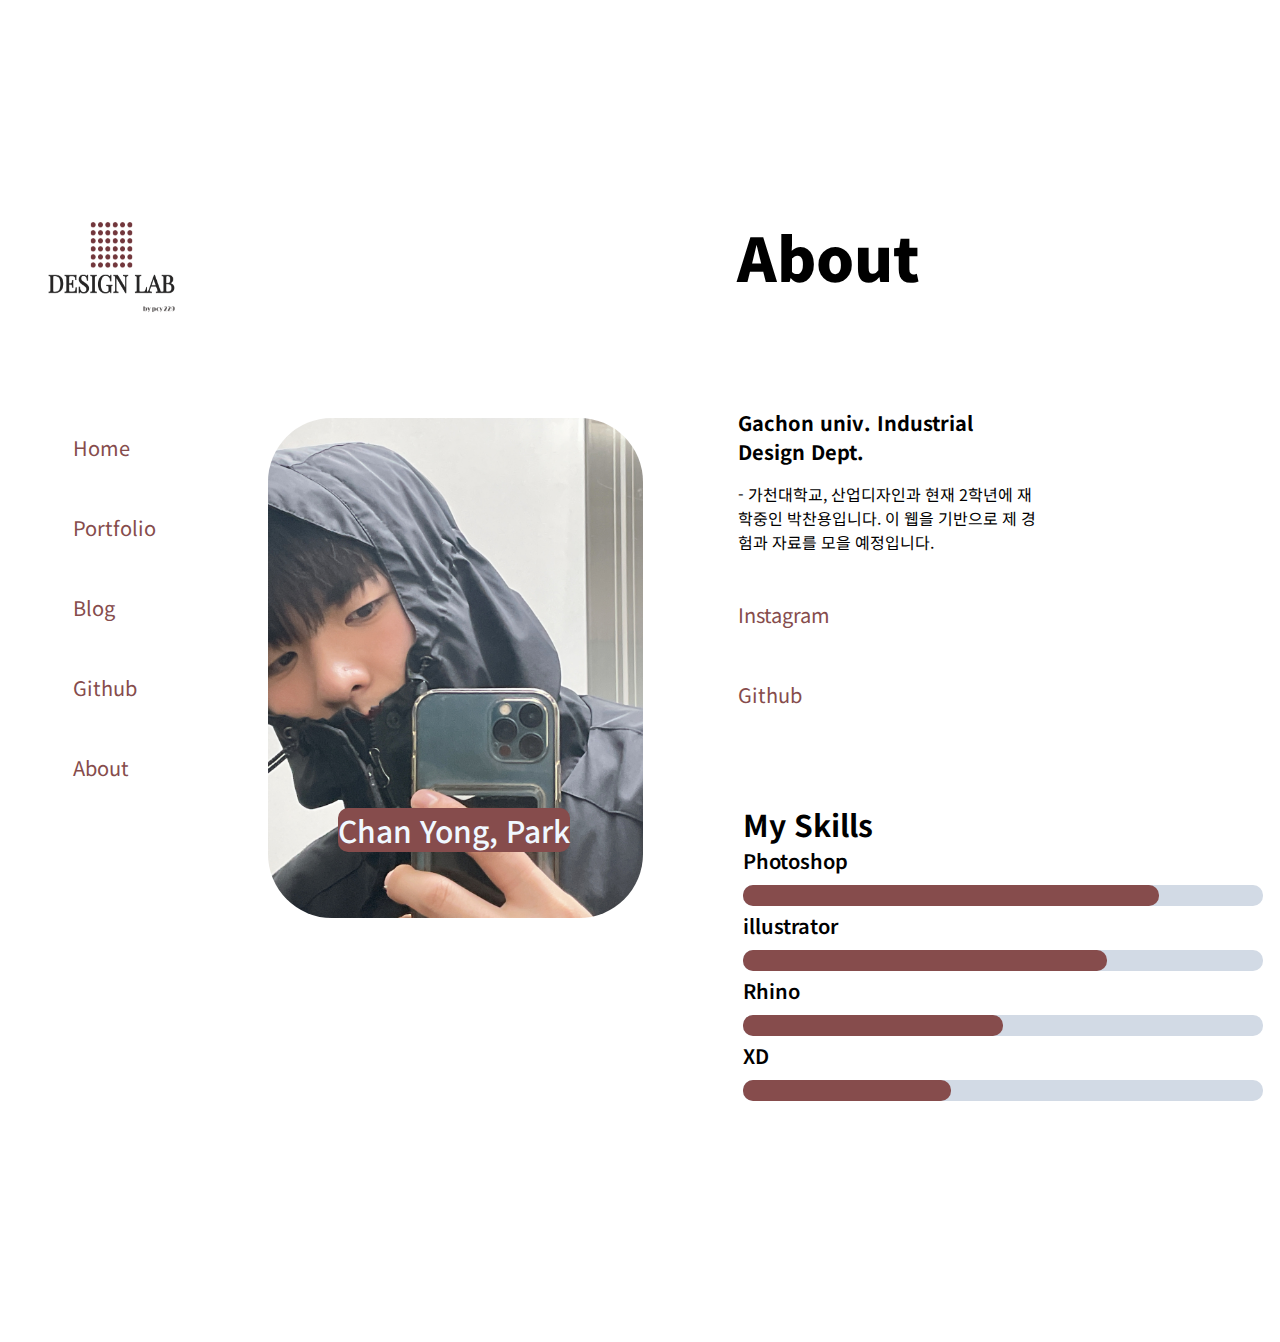
<file: About.html>
<!DOCTYPE html>
<html lang="ko">
<head>
    <meta charset="UTF-8">
    <link rel="stylesheet" type="text/css" href="styles.css">
    <link href="https://fonts.googleapis.com/css2?family=Noto+Sans+KR:wght@100;300;400;500;700;900&display=swap" rel="stylesheet">
    <title>Design-LAB</title>
</head>
<body>
    <div id="main">
        <div id="headerimg">
            <img src="DESIGN LAB-logo.png" alt=logo>
        </div>
        <div id="sidebar">
            <nav><ul id='sidebarul'>
                <li><a href="index.html">Home</a></li>
                <li><a href="Portofolio.html">Portfolio</a></li>
                <li><a href="Blog.html">Blog</a></li>             
                <li><a href="https://github.com/pcy229/pcy229.github.io"target="_blank">Github</a></li>
                <li><a href="About.html">About</a></li>
            </ul>
        </nav>
        </div>
        <div id='aboutimg'><img src="img/me.jpg" alt="aboutimg"></div>
        <div id='myname'><span>Chan Yong, Park</span></div>
        <div id="introduce">
            <span>Gachon univ. Industrial Design Dept.</span>
            <p>- 가천대학교, 산업디자인과 현재 2학년에 재학중인 박찬용입니다. 이 웹을 기반으로 제 경험과 자료를 모을 예정입니다.</p>
            <ul>
                <li><a href="https://www.instagram.com/texasnmexicorestaurant/">Instagram</a></li>
                <li><a href="https://github.com/pcy229/Design-LAB" target="_blank">Github</a></li>
            </ul>
        </div>
        <div id="about">
            <div class="title">
                About
            </div>
        <div id="myskills">
            <span class="title">My Skills</span>
            <div class="skill">
                <span class="skillname">Photoshop</span>
                <span class="progressbar"><span class="gauge"></span></span>
                <span class="skillpercentage">80%</span>
            </div>
            <div class="skill">
                <span class="skillname">illustrator</span>
                <span class="progressbar"><span class="gauge1"></span></span>
                <span class="skillpercentage">70%</span>
            </div>
            <div class="skill">
                <span class="skillname">Rhino</span>
                <span class="progressbar"><span class="gauge2"></span></span>
                <span class="skillpercentage">50%</span>
            </div>
            <div class="skill">
                <span class="skillname">XD</span>
                <span class="progressbar"><span class="gauge3"></span></span>
                <span class="skillpercentage">40%</span>
            </div>
        </div>
    </div>
</body>
</html>
</file>
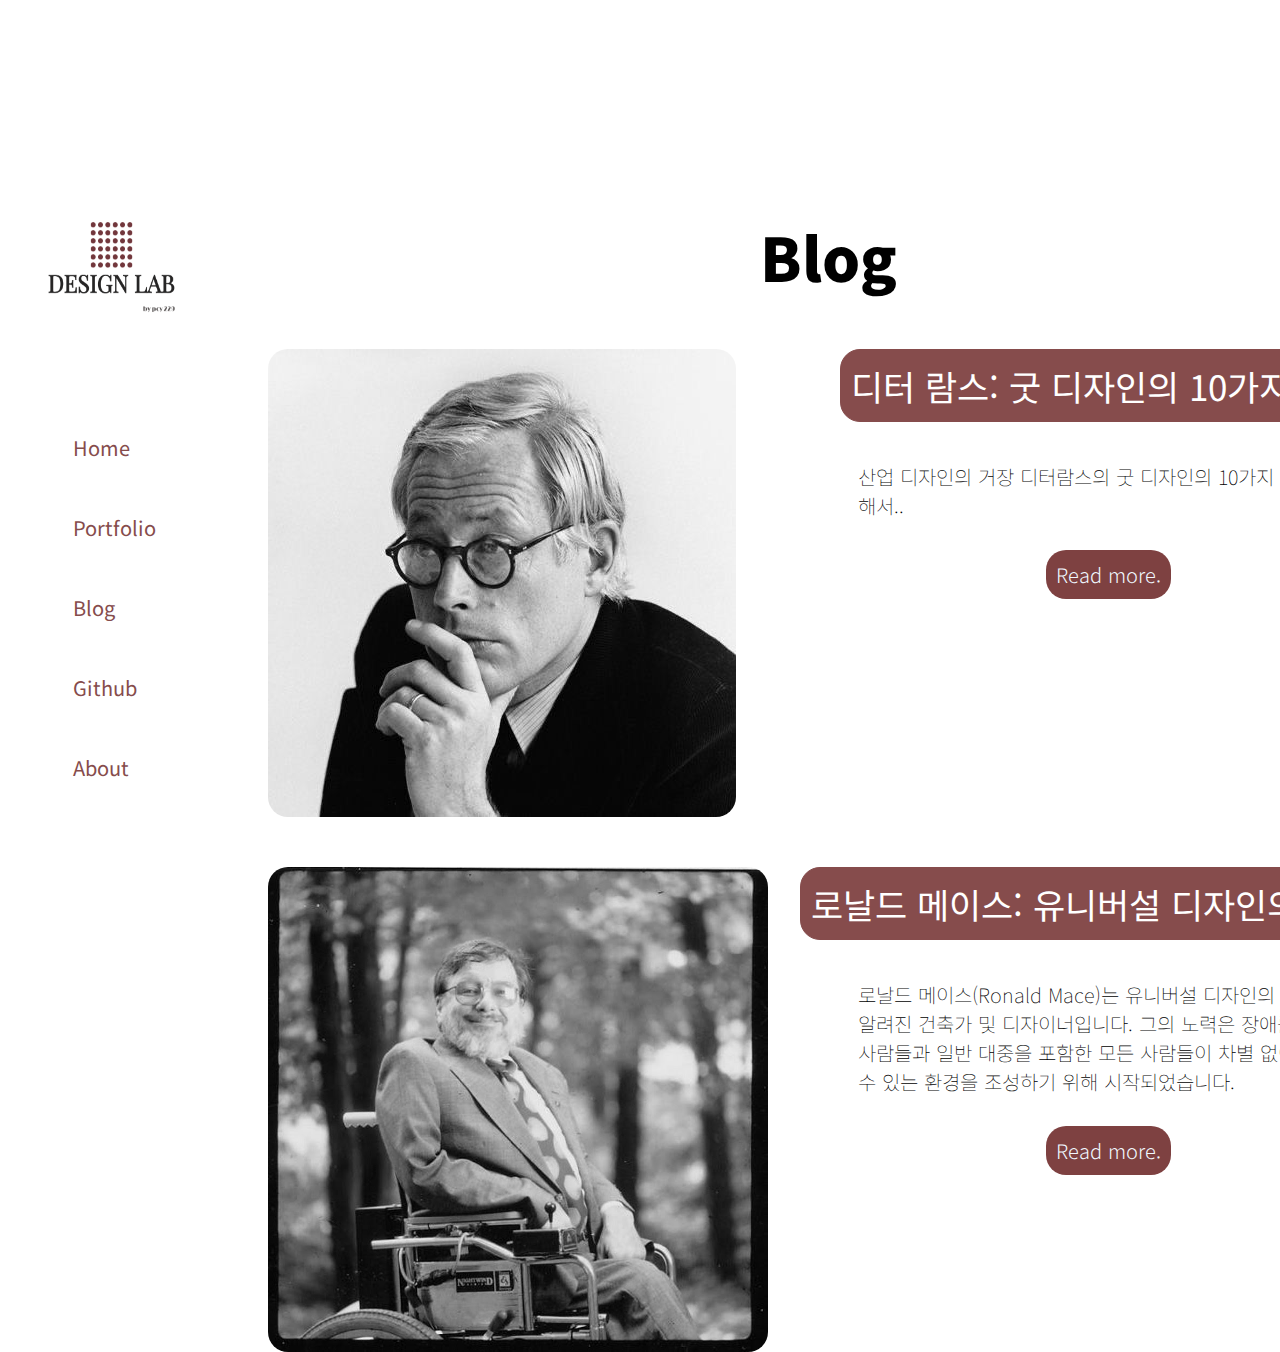
<file: Blog.html>
<!DOCTYPE html>
<html lang="ko">
<head>
    <meta charset="UTF-8">
    <link rel="stylesheet" type="text/css" href="styles.css">
    <link href="https://fonts.googleapis.com/css2?family=Noto+Sans+KR:wght@100;300;400;500;700;900&display=swap" rel="stylesheet">
    <title>Design-LAB</title>
</head>
<body>
    <div id="main">
        <div id="headerimg">
            <img src="DESIGN LAB-logo.png" alt=logo>
        </div>
        <div id="sidebar">
            <nav><ul id='sidebarul'>
                <li><a href="index.html">Home</a></li>
                <li><a href="Portofolio.html">Portfolio</a></li>
                <li><a href="Blog.html">Blog</a></li>             
                <li><a href="https://github.com/pcy229/pcy229.github.io"target="_blank">Github</a></li>
                <li><a href="About.html">About</a></li>
            </ul>
        </nav>
        </div>
        <!--layout end-->
        <div id="blog">
            <div class="title">
                Blog
            </div>
            <!--1-->
            <div class="content">
                <div class="image">
                    <img src="img/dr01.jpg">
                </div>
                <div class="textcontent">
                    <div class="subtitle">
                        <span>디터 람스: 굿 디자인의 10가지 원칙</span>
                    </div>
                    <div class="subdescription">
                        <span>산업 디자인의 거장 디터람스의 굿 디자인의 10가지 원칙에 대해서..</span>
                    </div>
                    <div class="sublink">
                        <a href="blog_article.html">Read more.</a>
                    </div>
                 </div>
            </div>

            <!--2-->
            <div class="content">
                <div class="image">
                    <img src="img/RM01.jpg">
                </div>
                <div class="textcontent">
                    <div class="subtitle">
                        <span>로날드 메이스: 유니버설 디자인의 아버지</span>
                    </div>
                    <div class="subdescription">
                        <span>로날드 메이스(Ronald Mace)는 유니버설 디자인의 아버지로 알려진 건축가 및 디자이너입니다. 그의 노력은 장애를 가진 사람들과 일반 대중을 포함한 모든 사람들이 차별 없이 사용할 수 있는 환경을 조성하기 위해 시작되었습니다. </span>
                    </div>
                    <div class="sublink">
                        <a href="blog_article1.html">Read more.</a>
                    </div>
                 </div>
            </div>

            <!--3-->
            
        </div>
</body>
</html>
</file>
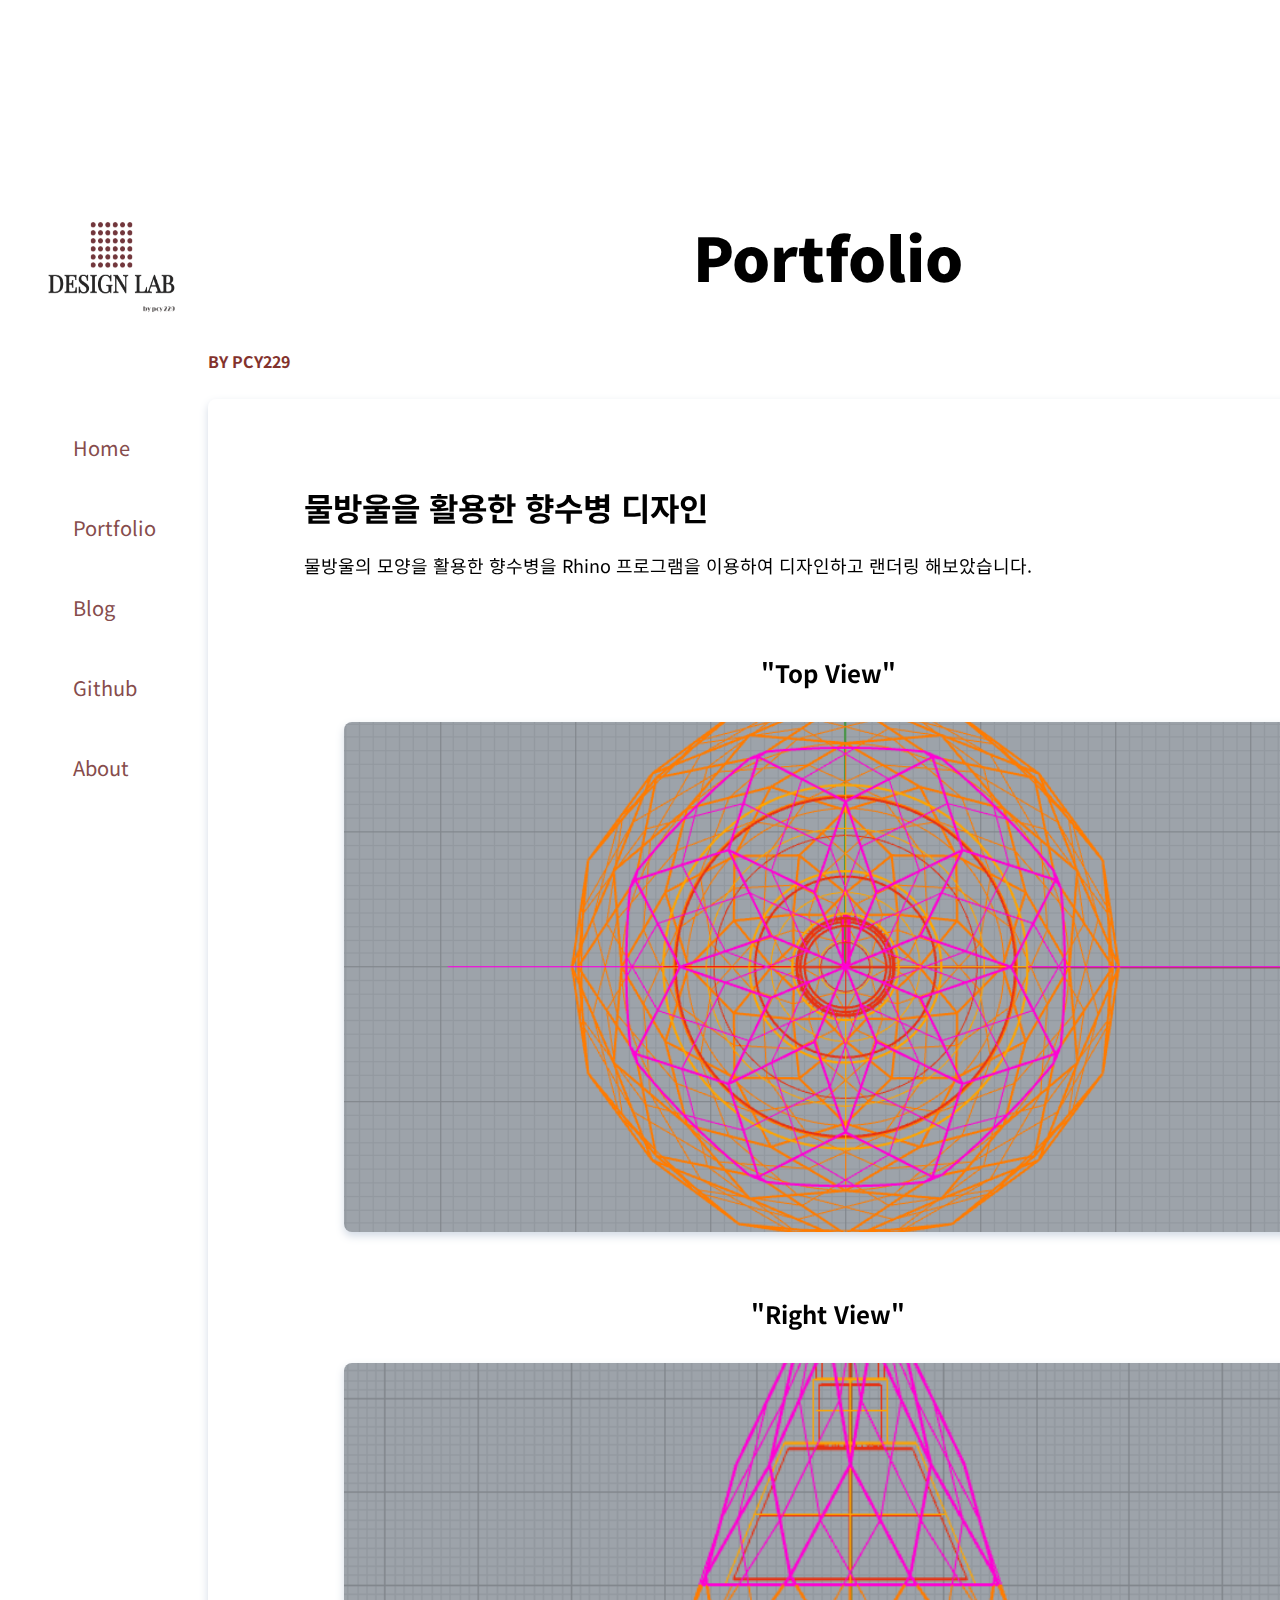
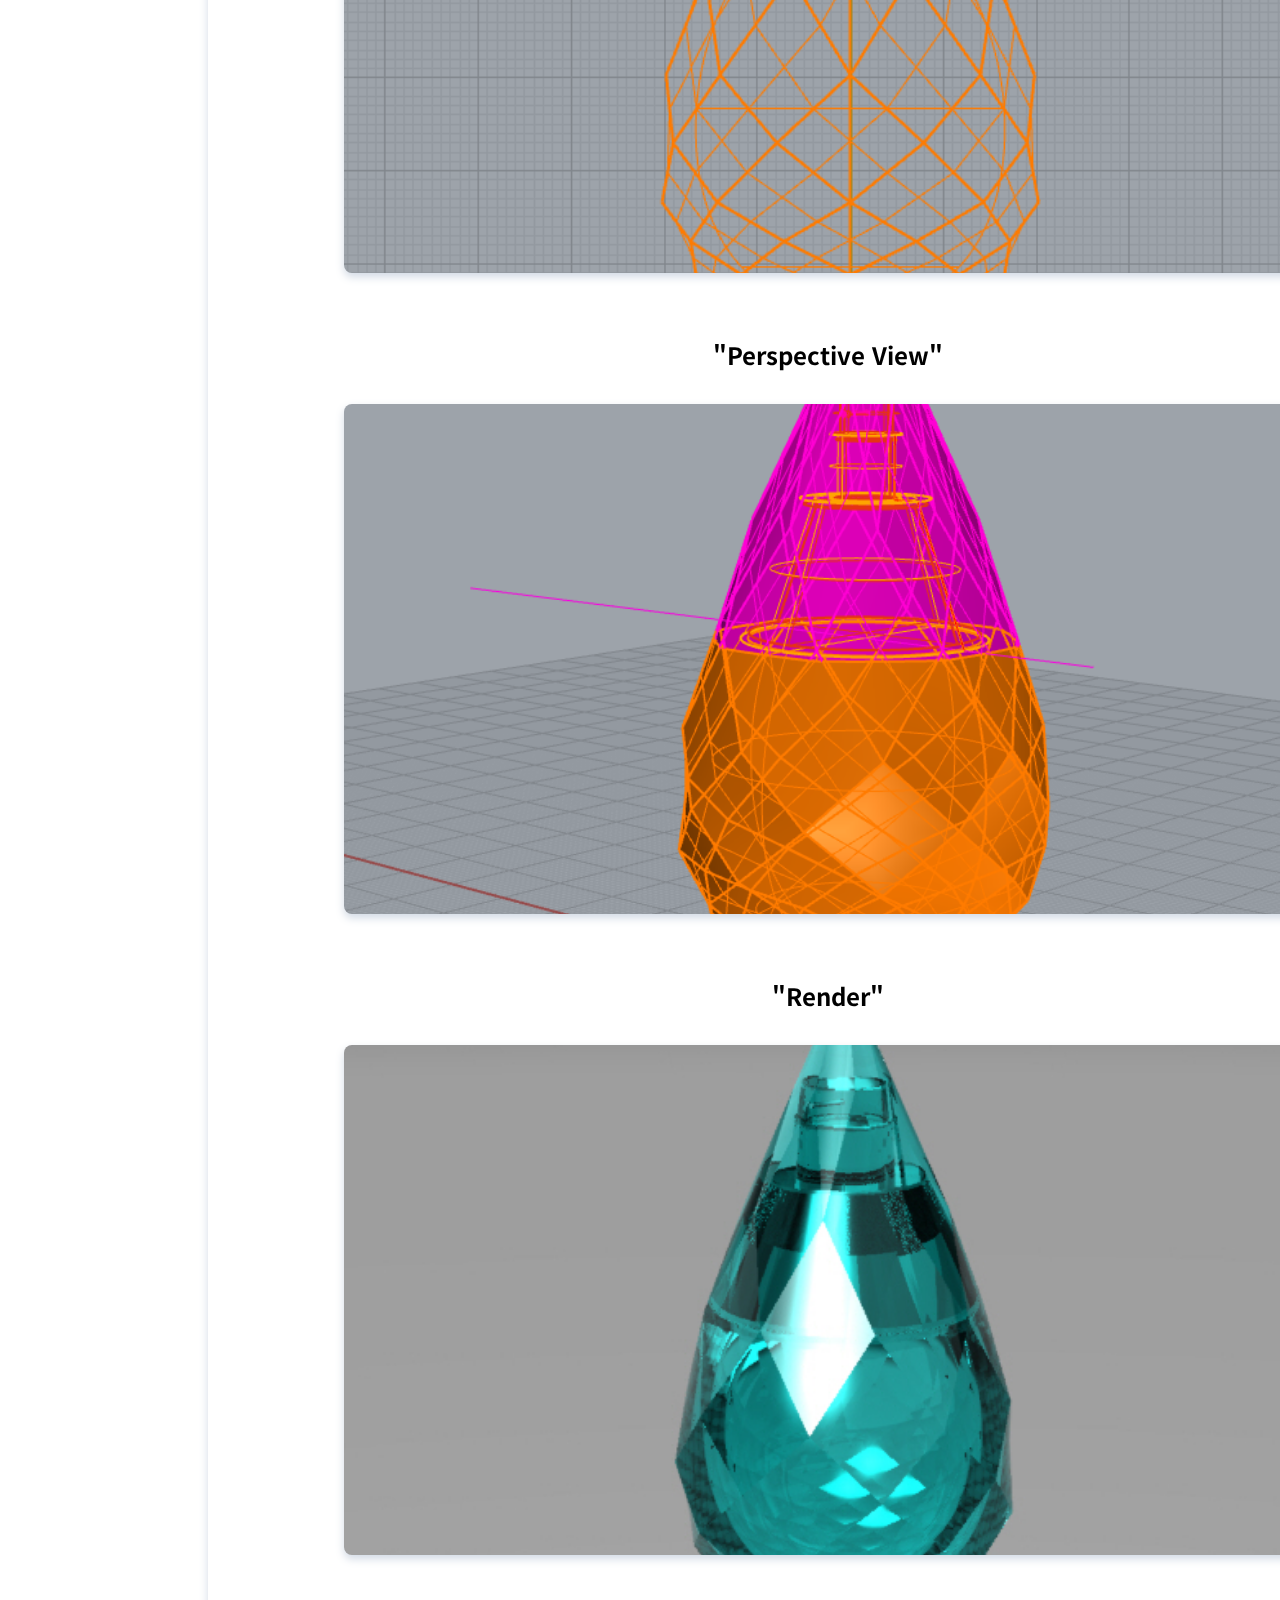
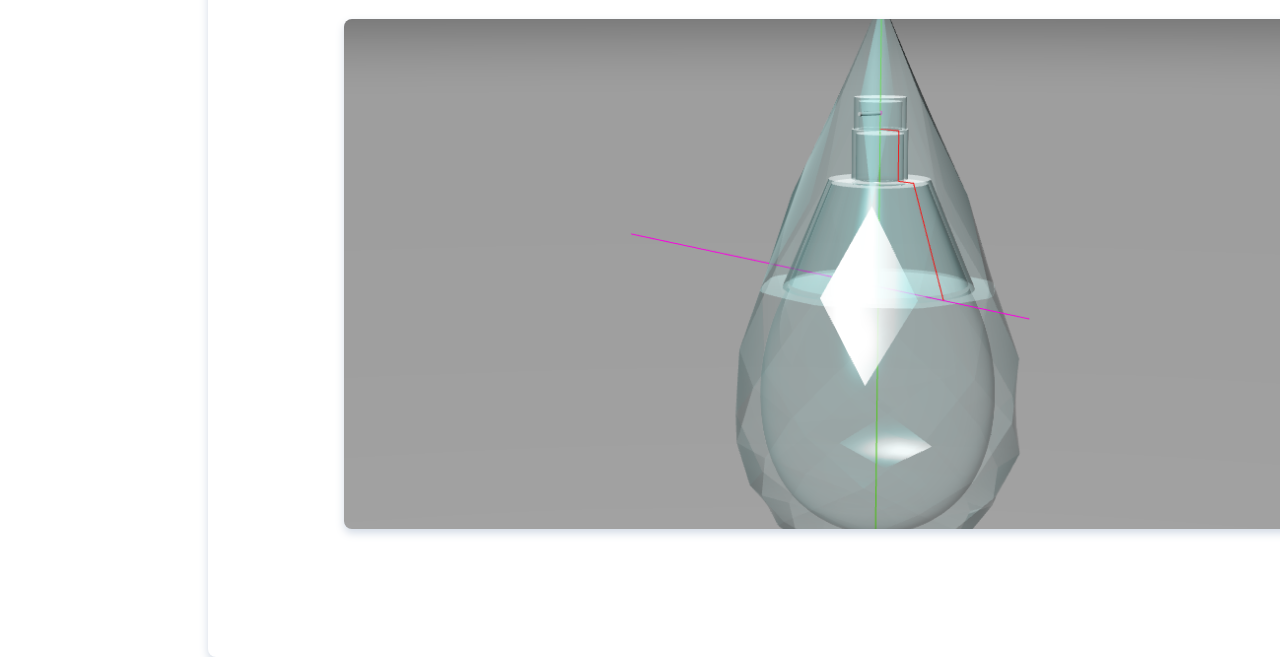
<file: portfolio1.html>
<!DOCTYPE html>
<html lang="ko">
<head>
    <meta charset="UTF-8">
    <meta charset="UTF-8">
    <meta http-equiv="X-UA-Compatible" content="IE=edge">
    <meta name="viewport" content="width=device-width, initial-scale=1.0">
    <link rel="stylesheet" type="text/css" href="styles.css">
    <link href="https://fonts.googleapis.com/css2?family=Noto+Sans+KR:wght@100;300;400;500;700;900&display=swap" rel="stylesheet">
    <title>Design-LAB</title>
</head>
<body>
    <div id="main">
        <div id="headerimg">
            <img src="DESIGN LAB-logo.png" alt=logo>
        </div>
        <div id="sidebar">
            <nav><ul id='sidebarul'>
                    <li><a href="index.html">Home</a></li>
                    <li><a href="Portofolio.html">Portfolio</a></li>
                    <li><a href="Blog.html">Blog</a></li>             
                    <li><a href="https://github.com/pcy229/pcy229.github.io"target="_blank">Github</a></li>
                    <li><a href="About.html">About</a></li>
                </ul>
            </nav>
        </div>

    <div id="portfolio">
        <div class="title">
            Portfolio
        </div>
        
        <div class="content">
            <!--1-->
            <header class="post-header">
                <span class="post-header__name">by pcy229</span>
                    <h2 class="post-header__title">물방울을 활용한 향수병 디자인</h2>
                    <!-- 대표이미지 figure 태그를 이용하여 img의 크기를 제어/ <figure> 요소의 콘텐츠는 문서의 내용과는 연관성을 가지지만, 해당 콘텐츠의 위치가 문서의 주요 흐름과는 독립적이어서 제거해도 문서의 흐름에 영향을 주어서는 안됨-->
            </header>
                <!-- 본문내용 -->
                <article class="post-content">
                    <h1>물방울을 활용한 향수병 디자인</h1>
                    <p>물방울의 모양을 활용한 향수병을 Rhino 프로그램을 이용하여 디자인하고 랜더링 해보았습니다.
                    </p><br>
                    <h2>"Top View"</h2>
                    <figure class="featured-image">
                        <img src="img/top.PNG" alt="blog featured-image" onclick="window.open(this.src)">
                    </figure>
                    <h2>"Right View"</h2>
                    <figure class="featured-image">
                        <img src="img/right.PNG" alt="blog featured-image" onclick="window.open(this.src)">
                    </figure>
                    <h2>"Perspective View"</h2>
                    <figure class="featured-image">
                        <img src="img/perspective.PNG" alt="blog featured-image" onclick="window.open(this.src)">
                    </figure>
                    <h2>"Render"</h2>
                    <figure class="featured-image">
                        <img src="img/향수병.jpg" alt="blog featured-image" onclick="window.open(this.src)">
                    </figure>
                    <figure class="featured-image">
                        <img src="img/향수병 렌더.PNG" alt="blog featured-image" onclick="window.open(this.src)">
                    </figure>                 
                </article>
            </div>
        </div>
    </div>                           
</body>
</html>
</file>
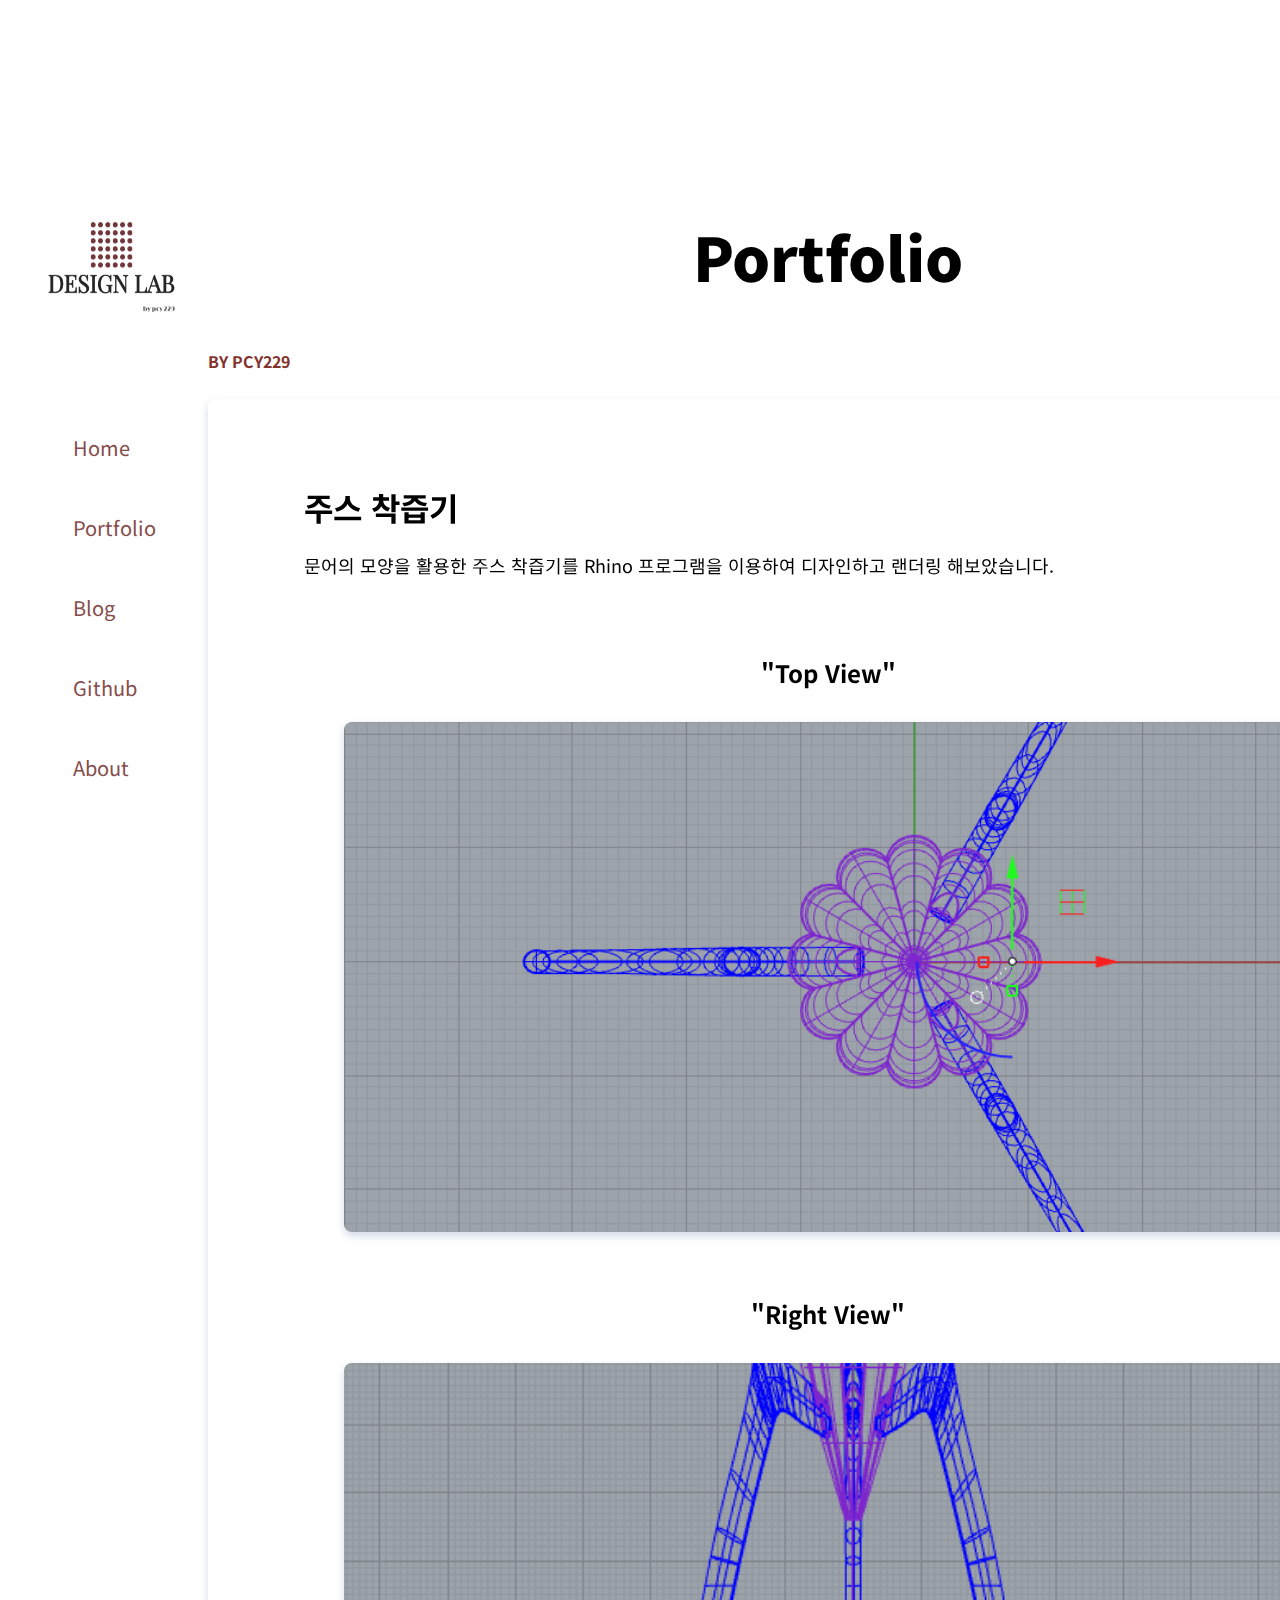
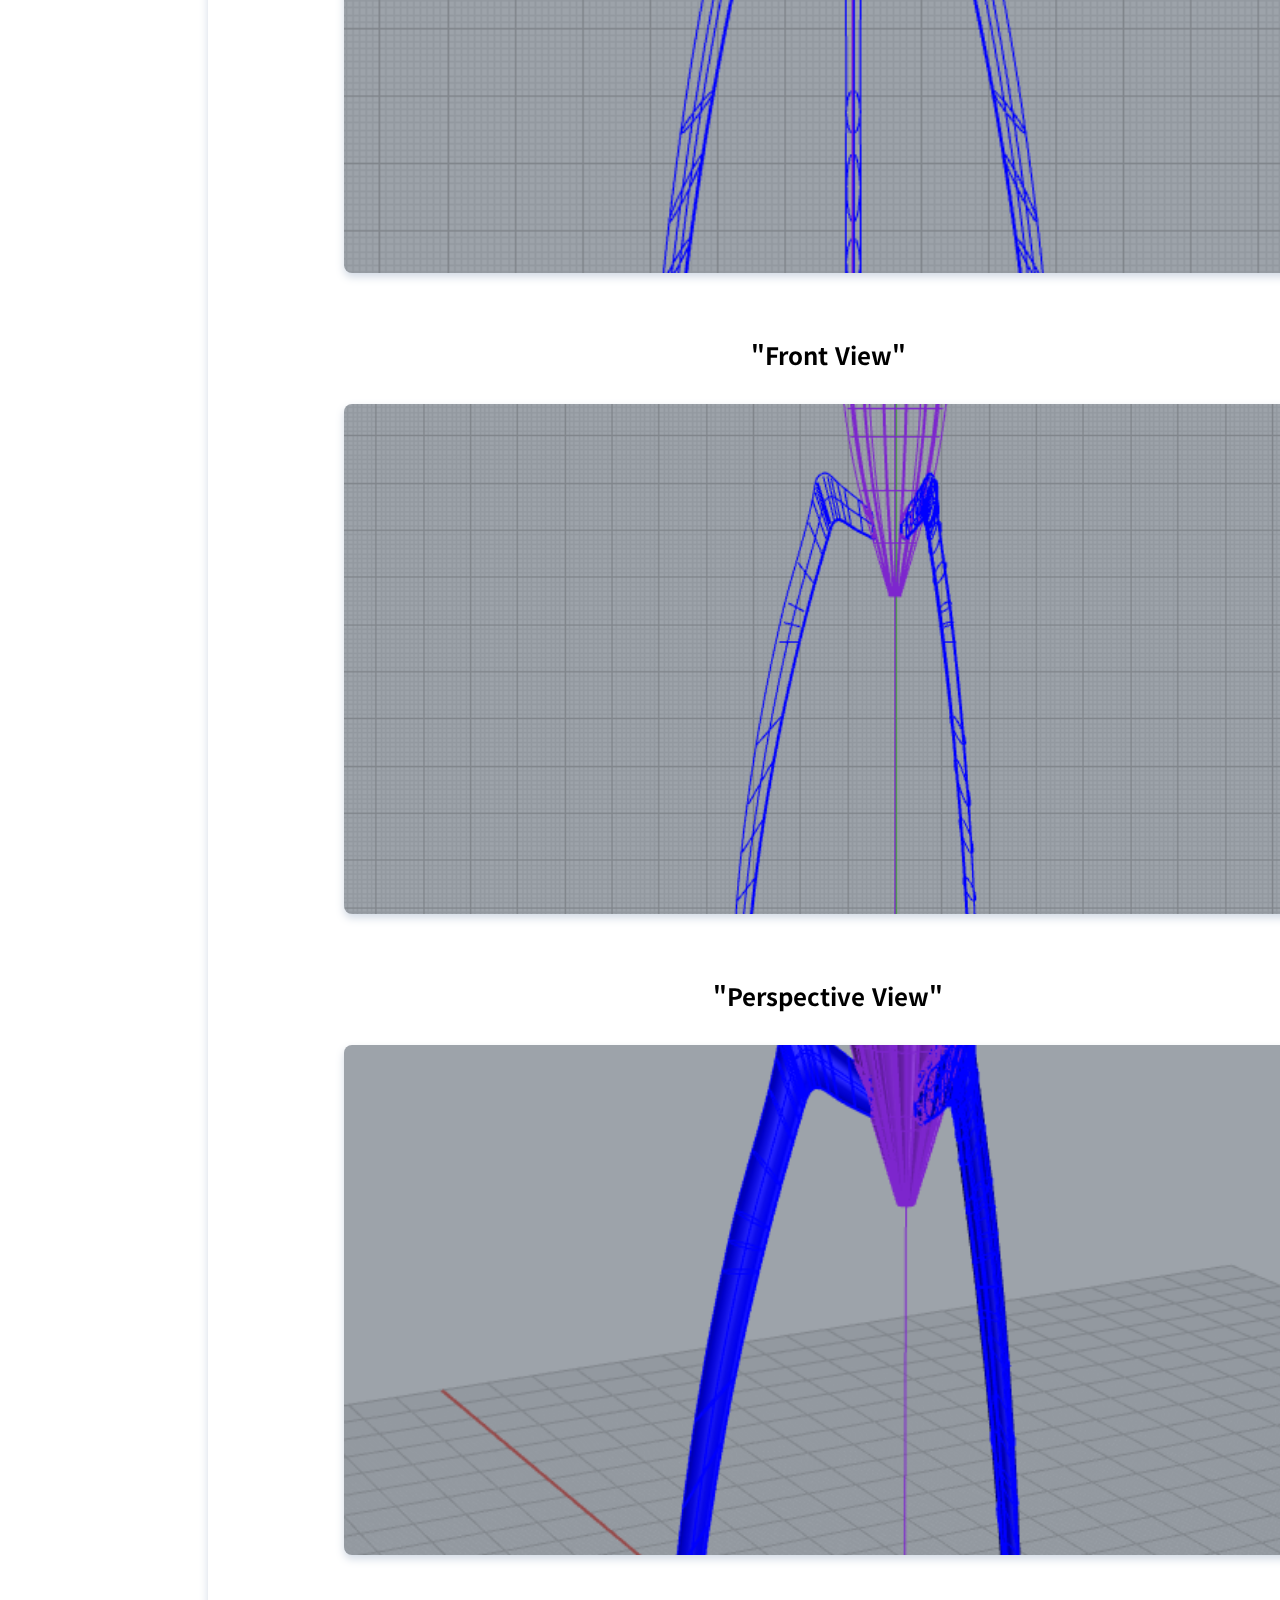
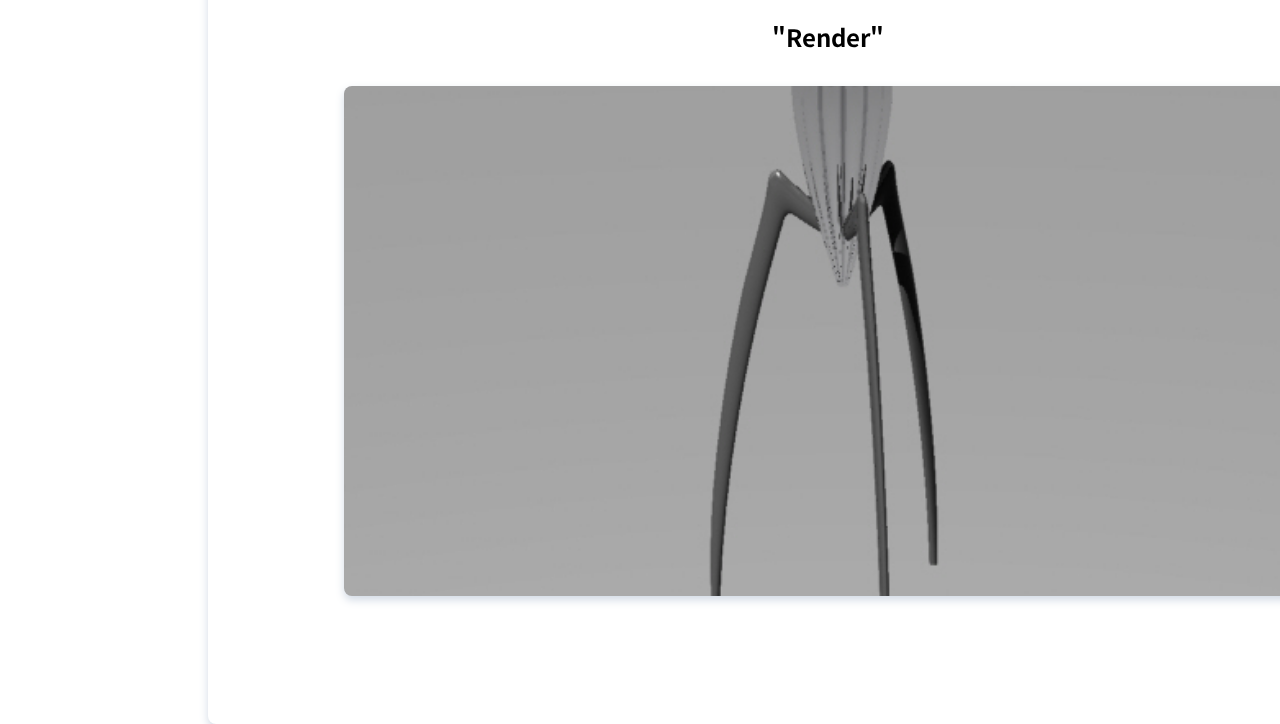
<file: portfolio2.html>
<!DOCTYPE html>
<html lang="ko">
<head>
    <meta charset="UTF-8">
    <meta charset="UTF-8">
    <meta http-equiv="X-UA-Compatible" content="IE=edge">
    <meta name="viewport" content="width=device-width, initial-scale=1.0">
    <link rel="stylesheet" type="text/css" href="styles.css">
    <link href="https://fonts.googleapis.com/css2?family=Noto+Sans+KR:wght@100;300;400;500;700;900&display=swap" rel="stylesheet">
    <title>Design-LAB</title>
</head>
<body>
    <div id="main">
        <div id="headerimg">
            <img src="DESIGN LAB-logo.png" alt=logo>
        </div>
        <div id="sidebar">
            <nav><ul id='sidebarul'>
                    <li><a href="index.html">Home</a></li>
                    <li><a href="Portofolio.html">Portfolio</a></li>
                    <li><a href="Blog.html">Blog</a></li>             
                    <li><a href="https://github.com/pcy229/pcy229.github.io"target="_blank">Github</a></li>
                    <li><a href="About.html">About</a></li>
                </ul>
            </nav>
        </div>

    <div id="portfolio">
        <div class="title">
            Portfolio
        </div>
        
        <div class="content">
            <!--1-->
            <header class="post-header">
                <span class="post-header__name">by pcy229</span>
                    <h2 class="post-header__title">주스 착즙기 디자인</h2>
                    <!-- 대표이미지 figure 태그를 이용하여 img의 크기를 제어/ <figure> 요소의 콘텐츠는 문서의 내용과는 연관성을 가지지만, 해당 콘텐츠의 위치가 문서의 주요 흐름과는 독립적이어서 제거해도 문서의 흐름에 영향을 주어서는 안됨-->
            </header>
                <!-- 본문내용 -->
                <article class="post-content">
                    <h1>주스 착즙기</h1>
                    <p>문어의 모양을 활용한 주스 착즙기를 Rhino 프로그램을 이용하여 디자인하고 랜더링 해보았습니다.
                    </p><br>
                    <h2>"Top View"</h2>
                    <figure class="featured-image">
                        <img src="img/juicetop.PNG" alt="blog featured-image" onclick="window.open(this.src)">
                    </figure>
                    <h2>"Right View"</h2>
                    <figure class="featured-image">
                        <img src="img/juiceright.PNG" alt="blog featured-image" onclick="window.open(this.src)">
                    </figure>
                    <h2>"Front View"</h2>
                    <figure class="featured-image">
                        <img src="img/juicefront.PNG" alt="blog featured-image" onclick="window.open(this.src)">
                    </figure>
                    <h2>"Perspective View"</h2>
                    <figure class="featured-image">
                        <img src="img/juiceperspecive.PNG" alt="blog featured-image" onclick="window.open(this.src)">
                        <figure class="featured-image">
                            <img src="img/주스perspective.PNG" alt="blog featured-image" onclick="window.open(this.src)">
                        </figure>
                    </figure>
                    <h2>"Render"</h2>
                    <figure class="featured-image">
                        <img src="img/주스1.jpg" alt="blog featured-image" onclick="window.open(this.src)">
                    </figure>                 
                </article>
            </div>
        </div>
    </div>                           
</body>
</html>
</file>
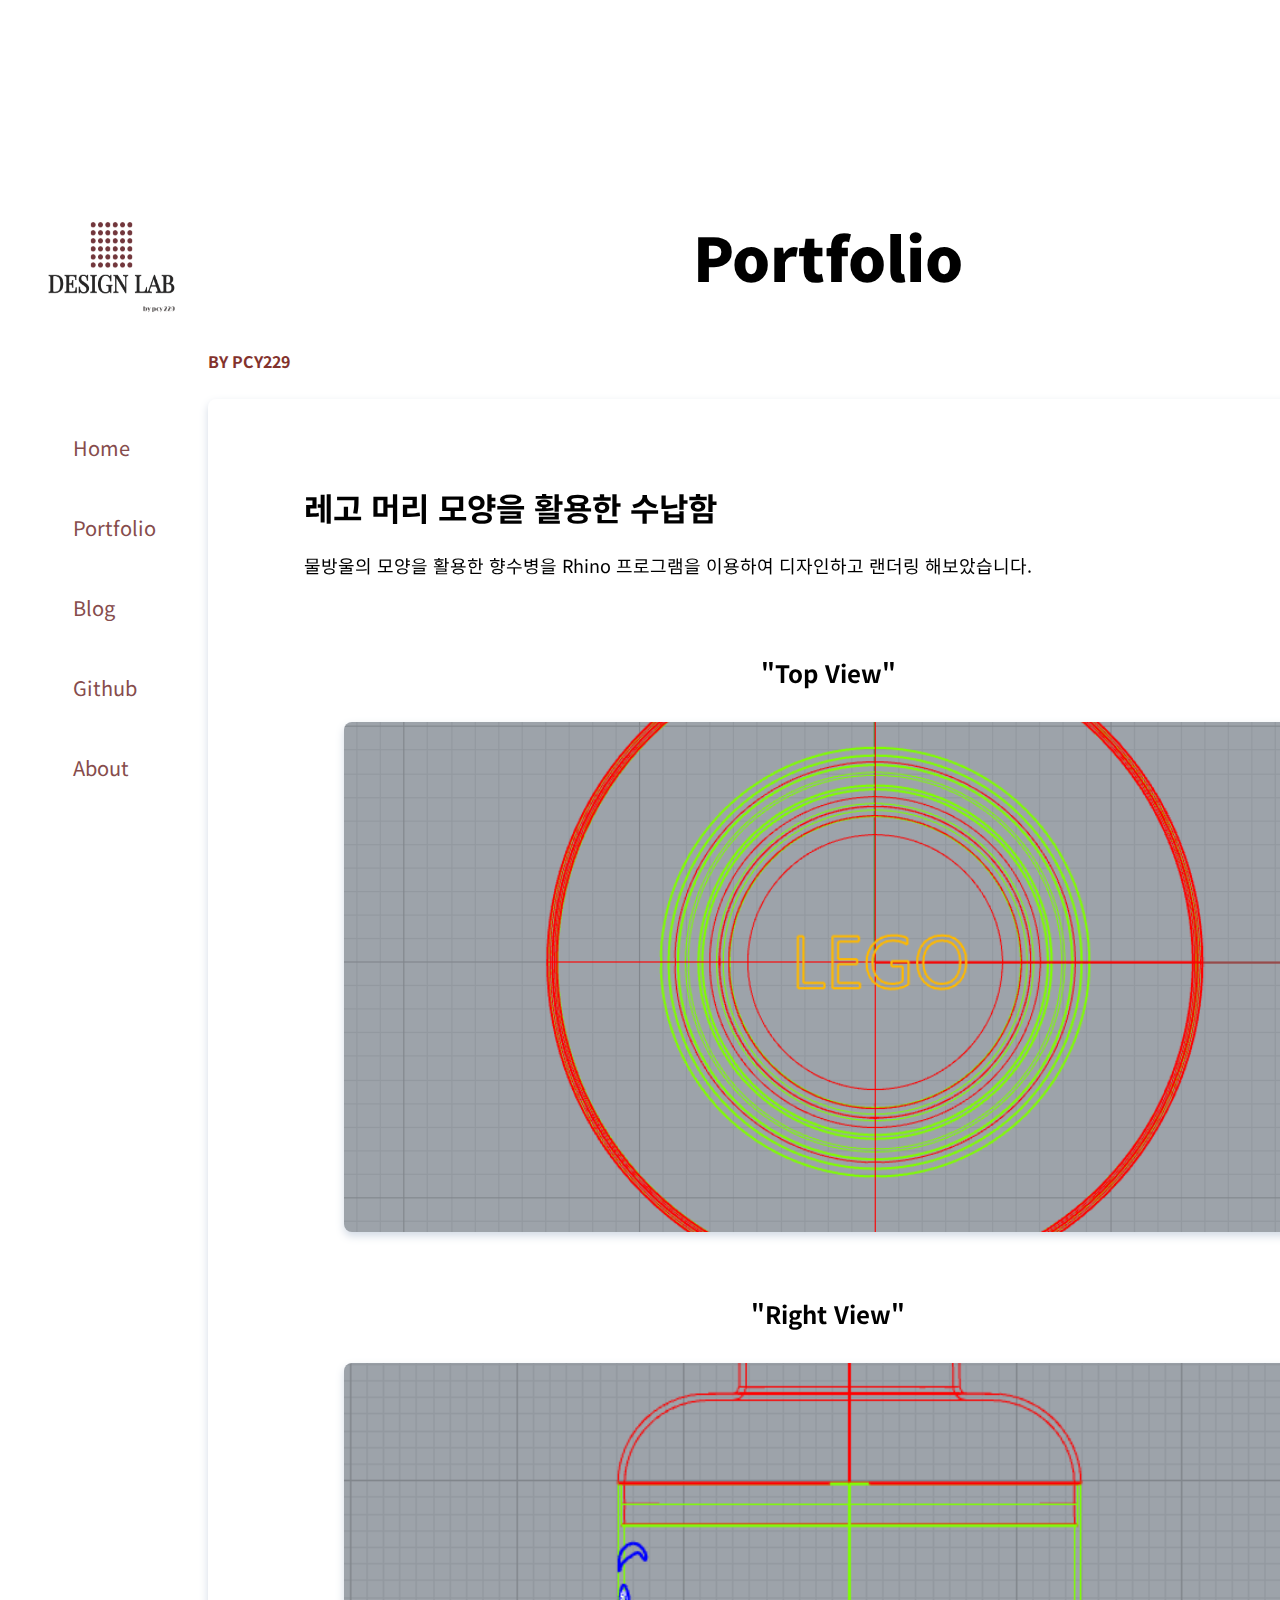
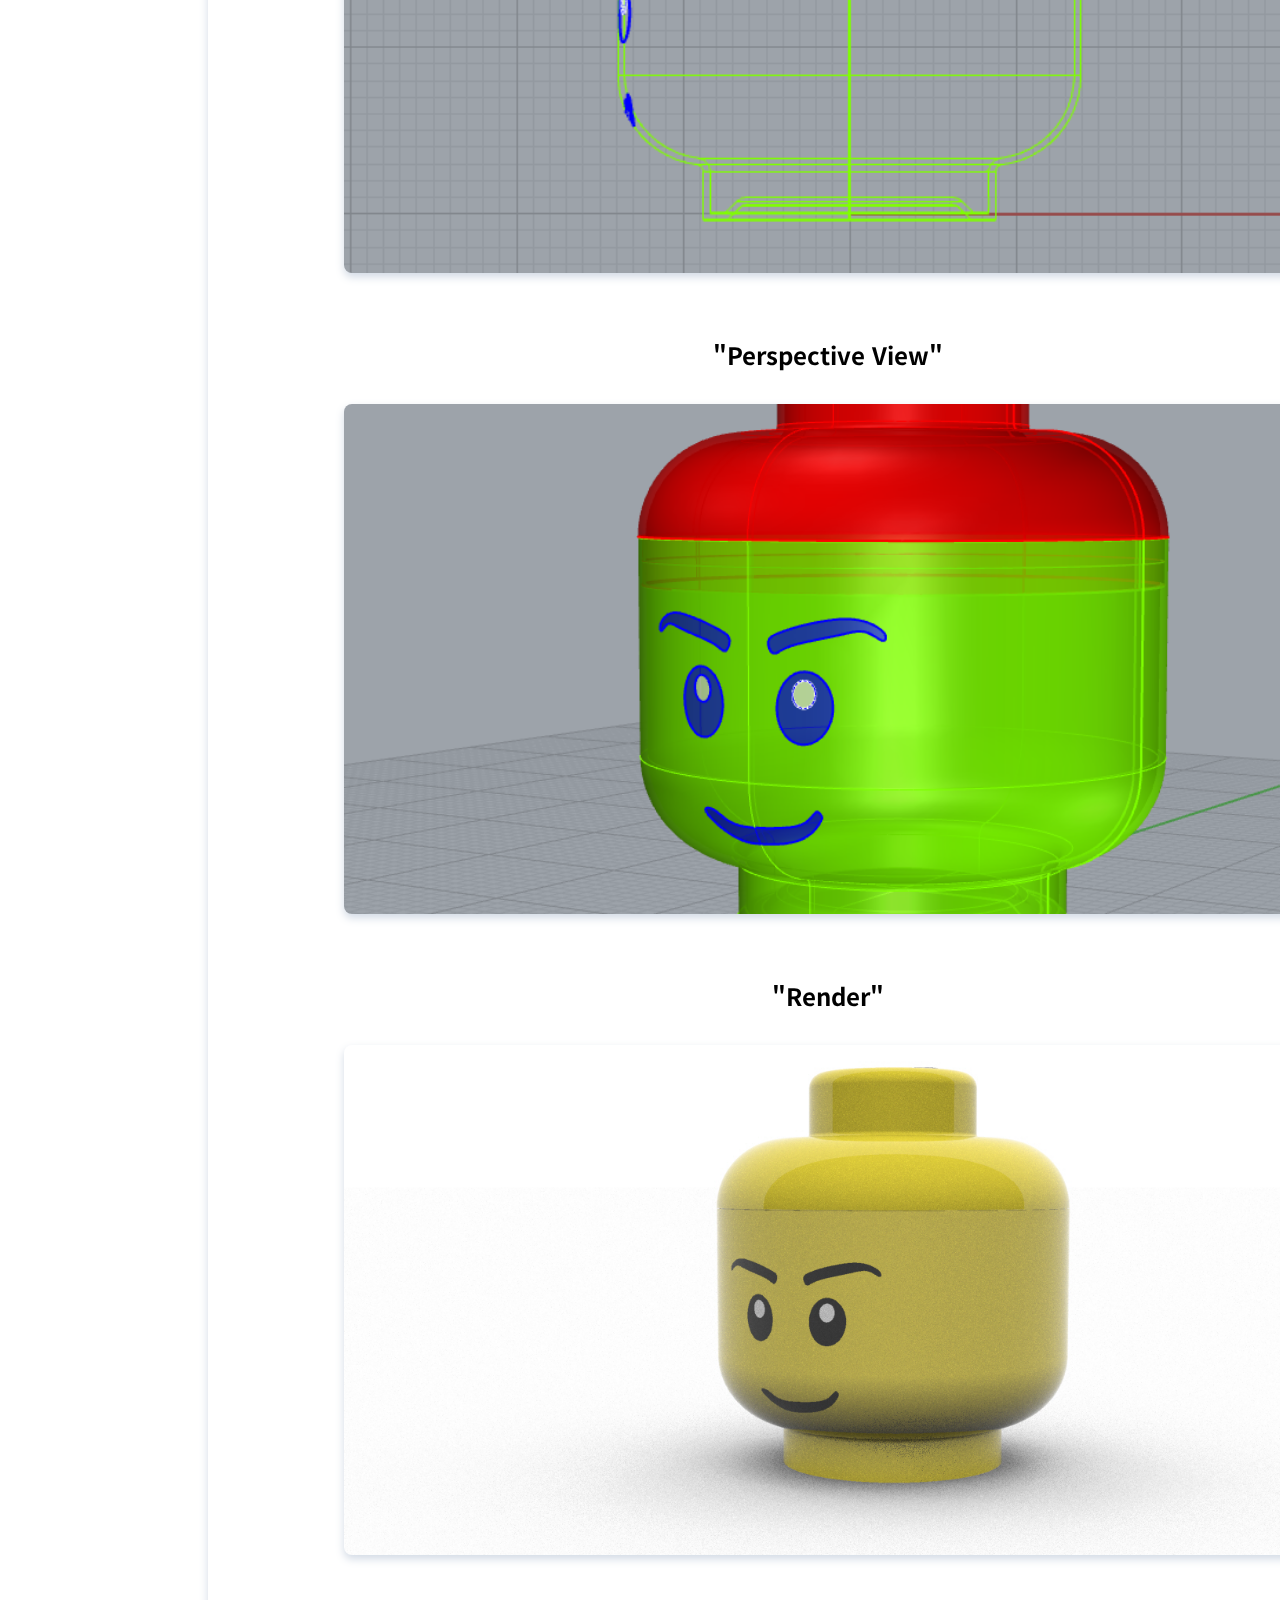
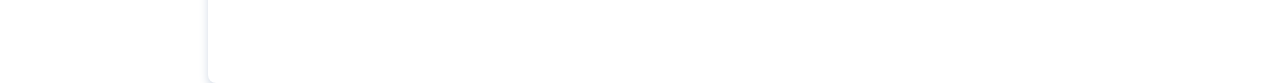
<file: portfolio3.html>
<!DOCTYPE html>
<html lang="ko">
<head>
    <meta charset="UTF-8">
    <meta charset="UTF-8">
    <meta http-equiv="X-UA-Compatible" content="IE=edge">
    <meta name="viewport" content="width=device-width, initial-scale=1.0">
    <link rel="stylesheet" type="text/css" href="styles.css">
    <link href="https://fonts.googleapis.com/css2?family=Noto+Sans+KR:wght@100;300;400;500;700;900&display=swap" rel="stylesheet">
    <title>Design-LAB</title>
</head>
<body>
    <div id="main">
        <div id="headerimg">
            <img src="DESIGN LAB-logo.png" alt=logo>
        </div>
        <div id="sidebar">
            <nav><ul id='sidebarul'>
                    <li><a href="index.html">Home</a></li>
                    <li><a href="Portofolio.html">Portfolio</a></li>
                    <li><a href="Blog.html">Blog</a></li>             
                    <li><a href="https://github.com/pcy229/pcy229.github.io"target="_blank">Github</a></li>
                    <li><a href="About.html">About</a></li>
                </ul>
            </nav>
        </div>

    <div id="portfolio">
        <div class="title">
            Portfolio
        </div>
        
        <div class="content">
            <!--1-->
            <header class="post-header">
                <span class="post-header__name">by pcy229</span>
                    <h2 class="post-header__title">레고 머리모양을 활용한 수납함 디자인</h2>
                    <!-- 대표이미지 figure 태그를 이용하여 img의 크기를 제어/ <figure> 요소의 콘텐츠는 문서의 내용과는 연관성을 가지지만, 해당 콘텐츠의 위치가 문서의 주요 흐름과는 독립적이어서 제거해도 문서의 흐름에 영향을 주어서는 안됨-->
            </header>
                <!-- 본문내용 -->
                <article class="post-content">
                    <h1>레고 머리 모양을 활용한 수납함</h1>
                    <p>물방울의 모양을 활용한 향수병을 Rhino 프로그램을 이용하여 디자인하고 랜더링 해보았습니다.
                    </p><br>
                    <h2>"Top View"</h2>
                    <figure class="featured-image">
                        <img src="img/legotongtop.PNG" alt="blog featured-image" onclick="window.open(this.src)">
                    </figure>
                    <h2>"Right View"</h2>
                    <figure class="featured-image">
                        <img src="img/legotongright.PNG" alt="blog featured-image" onclick="window.open(this.src)">
                    </figure>
                    <h2>"Perspective View"</h2>
                    <figure class="featured-image">
                        <img src="img/legotongperspective.PNG" alt="blog featured-image" onclick="window.open(this.src)">
                    </figure>
                    <h2>"Render"</h2>
                    <figure class="featured-image">
                        <img src="img/legotong.jpg" alt="blog featured-image" onclick="window.open(this.src)">
                    </figure>                     
                </article>
            </div>
        </div>
    </div>                           
</body>
</html>
</file>
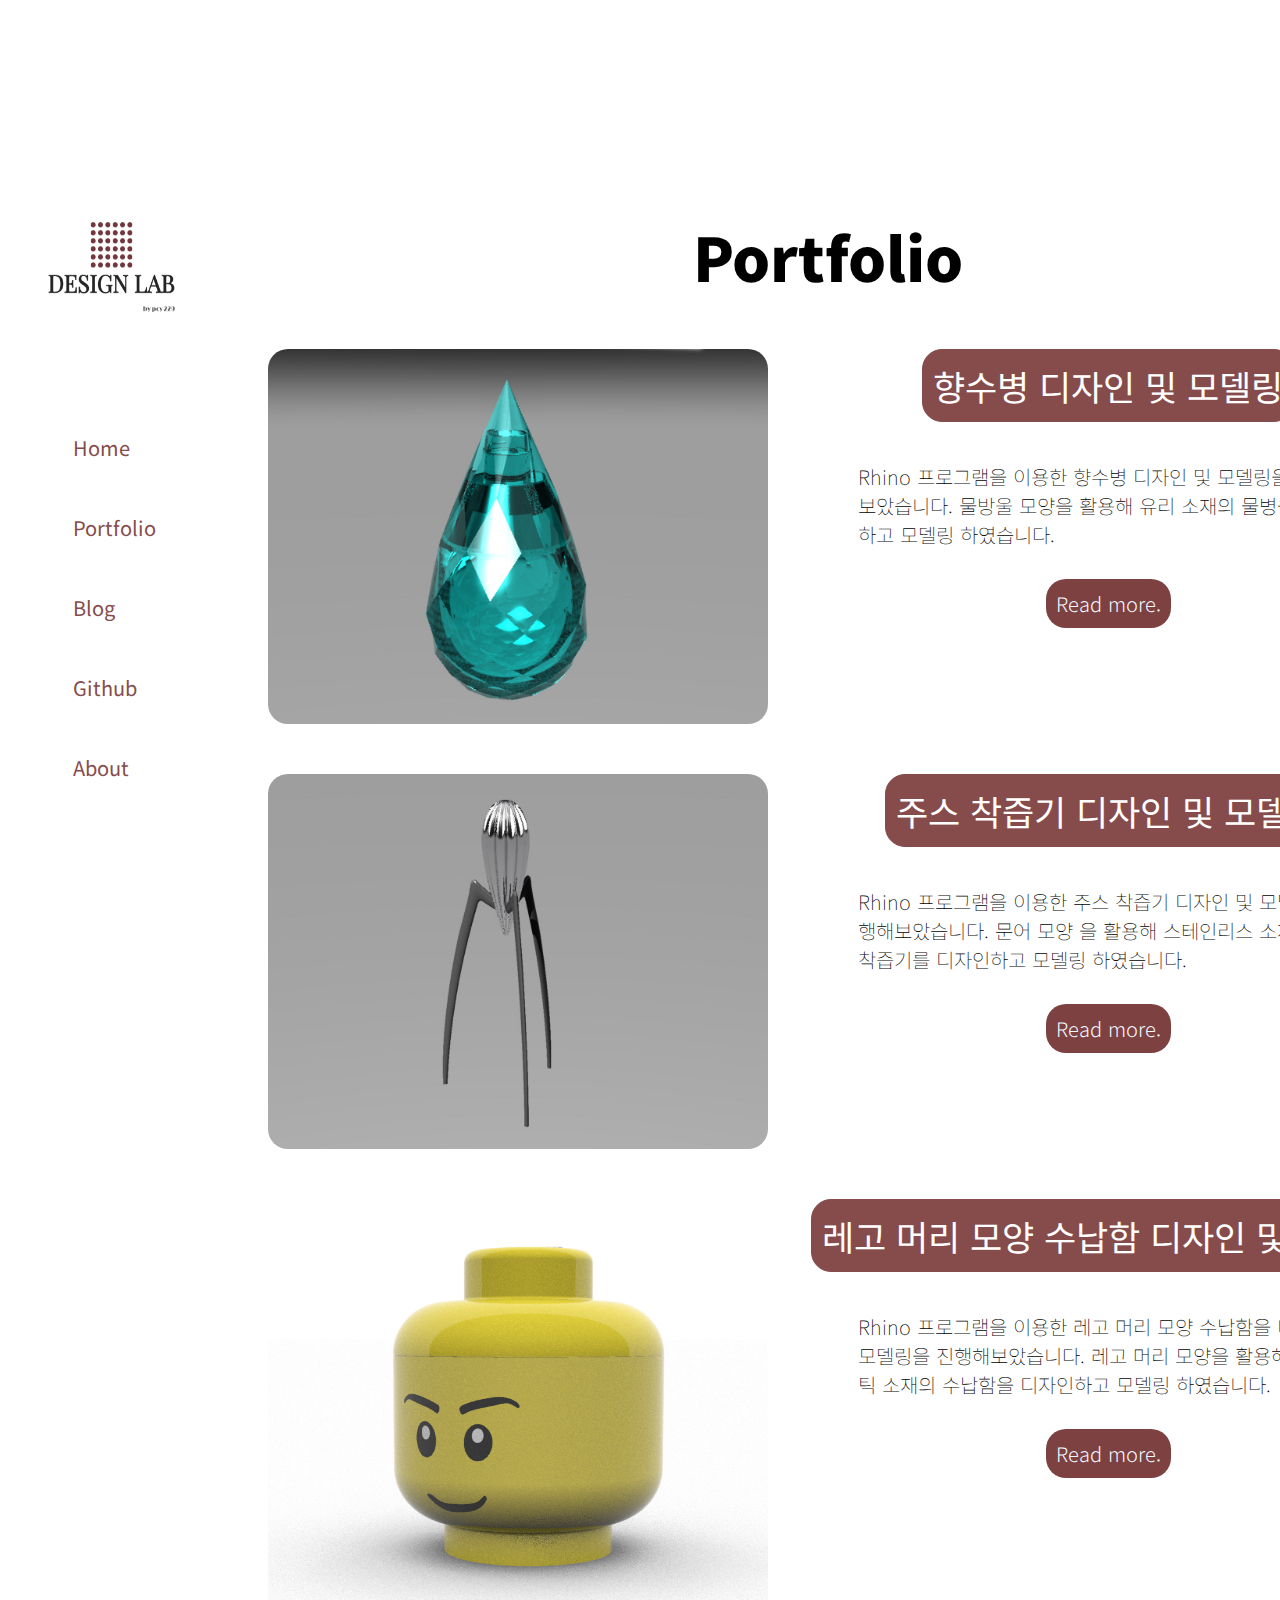
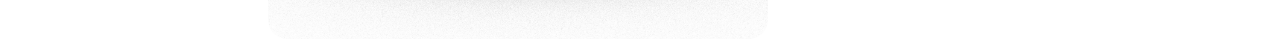
<file: Portofolio.html>
<!DOCTYPE html>
<html lang="ko">
<head>
    <meta charset="UTF-8">
    <link rel="stylesheet" type="text/css" href="styles.css">
    <link href="https://fonts.googleapis.com/css2?family=Noto+Sans+KR:wght@100;300;400;500;700;900&display=swap" rel="stylesheet">
    <title>Design-LAB</title>
</head>
<body>
    <div id="main">
        <div id="headerimg">
            <img src="DESIGN LAB-logo.png" alt=logo>
        </div>
        <div id="sidebar">
            <nav><ul id='sidebarul'>
                <li><a href="index.html">Home</a></li>
                <li><a href="Portofolio.html">Portfolio</a></li>
                <li><a href="Blog.html">Blog</a></li>             
                <li><a href="https://github.com/pcy229/pcy229.github.io"target="_blank">Github</a></li>
                <li><a href="About.html">About</a></li>
            </ul>
        </nav>
        </div>
        <!--layou end-->
        <div id="portfolio">
            <div class="title">
                Portfolio
            </div>
            <div class="content">
                <!--1-->
                <div class="image">
                    <img src="img/향수병.jpg" onclick="window.open(this.src)">
                </div>
                <div class="textcontent">
                    <div class="subtitle">
                        <span>향수병 디자인 및 모델링</span>
                    </div>
                    <div class="subdescription">
                        <span>Rhino 프로그램을 이용한 향수병 디자인 및 모델링을 진행해보았습니다. 물방울 모양을 활용해 유리 소재의 물병을 디자인하고 모델링 하였습니다.</span>
                    </div>
                    <div class="sublink">
                        <a href="portfolio1.html">Read more.</a>
                    </div>
                 </div>
            </div>
            <!--2-->
            <div class="content">
            <div class="image">
                <img src="img/주스1.jpg" onclick="window.open(this.src)">
            </div>
            <div class="textcontent">
                <div class="subtitle">
                    <span>주스 착즙기 디자인 및 모델링</span>
                </div>
                <div class="subdescription">
                    <span>Rhino 프로그램을 이용한 주스 착즙기 디자인 및 모델링을 진행해보았습니다. 문어 모양 을 활용해 스테인리스 소재의 주스 착즙기를 디자인하고 모델링 하였습니다.</span>
                </div>
                <div class="sublink">
                    <a href="portfolio2.html">Read more.</a>
                </div>
            </div>
            </div>
            <!--3-->
            <div class="content">
            <div class="image">
                <img src="img/legotong.PNG" onclick="window.open(this.src)">
            </div>
            <div class="textcontent">
                <div class="subtitle">
                    <span>레고 머리 모양 수납함 디자인 및 모델링</span>
                </div>
                <div class="subdescription">
                    <span>Rhino 프로그램을 이용한 레고 머리 모양 수납함을 디자인 및 모델링을 진행해보았습니다. 레고 머리 모양을 활용해 플라스틱 소재의 수납함을 디자인하고 모델링 하였습니다.</span>
                </div>
                <div class="sublink">
                    <a href="portfolio3.html">Read more.</a>
                </div>
            </div>
            </div>
        </div>
        </div>
</body>
</html>
</file>
<file: styles.css>
header {
    width: 100%;
    height: 50px;
    
}

footer {
    width: 100%;
    height: 50px;
    
}

html{
    font-family: 'Noto Sans KR', sans-serif;
}

a {
    color: black;
    text-decoration: none;
}

/*Header*/
#headerimg{
    width: 354px;
    height: 204px;
}
#headerimg>img{
    width: 153px;
    height: 120px;
    position: relative;
    top: 200px;
    left:27px;
}

/*MAIN*/

#main {
    margin: 0 auto;
    position: relative;
    width: 1440px;
    height: 850px;
    
}

#maintext {
    position: absolute;
    top: 345px;
    left: 470px;
    font-size: 60px;
    color: #83322c;
    font-weight: 700;

}

#mainimg {
    width: 600px;
    height: 526px;
    position: absolute;
    top: 55%;
    left: 55%;
    transform: translate(-50%, -50%);
    
}

#mainimg > img{
    max-width: 100%;
}

#mainsubtext {
    position: absolute;
    top:532px;
    left:550px;
    width : 230px;
    font-style:italic;
    color:#864C4C;
    font-size: 15px;
  
}

/*sidebar*/

#sidebar {
    position:relative;
    float: left;
    width: 200px;
    height: 850px;
   
}

nav{
    width: 200px;
    position: absolute;
    top:175px;
    
}

#sidebarul{
    
    list-style: none;
    padding-left:65px;
}

li{
    font-size:20px;
    width: 135px;
    height: 20px;
    padding-top:30px;
    padding-bottom: 30px;
    
}

li>a {
    color:#864C4C;
}

ul {
    list-style: none;
    padding-left: 0px;
}

/*Portofolio*/

#portfolio{
    position: absolute;
    left: 200px;
    width: 1240px;
    height: auto;
  
}

#portfolio > .title{
    font-size: 60px;
    font-weight: 900;
    text-align: center;
    
}

#portfolio > .content{
    margin-top: 50px;
    width: 1240px;
    float: left;

}

#portfolio > .content > .image {
    float: left;
    width: 500px;
    margin-left: 60px;
    
    
}

#portfolio > .content > .textcontent {
    float: right;
    width: 680px;
   
}

#portfolio > .content > .textcontent > .subtitle {
    font-size: 35px;
    font-weight: 400;
    text-align: center;
   
}

#portfolio > .content > .textcontent > .subtitle > span{
    padding: 10px;
    color: white;
    background-color: #864C4C;
    display: inline-block;
    border: 1px solid #864C4C ;
    border-radius: 20px;
}

#portfolio > .content > .textcontent > .subdescription {
    font-size: 20px;
    font-weight: 100;
    margin-top:40px;
    text-align: center;
   
}

#portfolio > .content > .textcontent > .sublink {
    font-size: 20px;
    font-weight: 300;
    margin-top: 30px;
    text-align: center;
}

#portfolio > .content > .textcontent > .subdescription > span {
    display: inline-block;
    width: 500px;
    text-align: left;

}

#portfolio > .content > .textcontent > .sublink > span {
    display: inline-block;
    width: 500px;
    text-align: left;
}

/*portfolio content and img*/

#portfolio > .content > .image > img{
    max-width: 100%;
    float: left;
    border-radius: 20px;

}

#portfolio > .content > .textcontent > .sublink > a{
    padding: 10px;
    background-color: #7e4141;
    color:aliceblue;
    border-radius:20px;
    display: inline-block;
}

#portfolio > .content >.post-content> h2{
    text-align: center;
}

/*Blog*/

#blog{
    position: absolute;
    left: 200px;
    width: 1240px;
    height: auto;
  
}

#blog > .title{
    font-size: 60px;
    font-weight: 900;
    text-align: center;
    
}

#blog > .content{
    margin-top: 50px;
    width: 1240px;
    float: left;

}

#blog > .content > .image {
    float: left;
    width: 500px;
    margin-left: 60px;
    
    
}

#blog > .content > .textcontent {
    float: right;
    width: 680px;
   
}

#blog > .content > .textcontent > .subtitle {
    font-size: 35px;
    font-weight: 400;
    text-align: center;
   
}

#blog > .content > .textcontent > .subtitle > span{
    padding: 10px;
    color: white;
    background-color: #864C4C;
    display: inline-block;
    border: 1px solid #864C4C ;
    border-radius: 20px;
}

#blog > .content > .textcontent > .subdescription {
    font-size: 20px;
    font-weight: 100;
    margin-top:40px;
    text-align: center;
   
}

#blog > .content > .textcontent > .sublink {
    font-size: 20px;
    font-weight: 300;
    margin-top: 30px;
    text-align: center;
}

#blog > .content > .textcontent > .subdescription > span {
    display: inline-block;
    width: 500px;
    text-align: left;

}

#blog > .content > .textcontent > .sublink > span {
    display: inline-block;
    width: 500px;
    text-align: left;
}

/*blog content and img*/

#blog > .content > .image > img{
    max-width: 100%;
    float: left;
    border-radius: 20px;

}

#blog > .content > .textcontent > .sublink > a{
    padding: 10px;
    background-color: #7e4141;
    color:aliceblue;
    border-radius:20px;
    display: inline-block;
}



/*blog post*/

#post{
    position: absolute;
    left: 200px;
    width: 1240px;
    height: auto;
}

#post > .title{   
    font-size: 60px;
    font-weight: 900;
    text-align: center;
}   

  
.post-header__name{
    display: flex;
    text-transform: uppercase;
    font-weight: bold;
    color: #83322c;
    margin-bottom:10px;
}
.post-header__title{
    font-size: 42px;
    margin-bottom: 16px;
}

.post-content{
    padding-top:64px;
    padding-bottom: 64px;
    padding-left: 96px;
    padding-right: 96px;
    background-color: white;
    border-radius: 8px;
    filter: drop-shadow(0px 4px 4px #d2dae5);
}
.post-content h2,
.post-content p,
.post-content ul{
    margin-bottom: 32px;
}
  
.post-content h2{
    font-size: 24px;
  }
  
.post-content p {
    line-height: 150%;
    font-size: 18px;
}
  
.post-content .image{
    width: 100%;
    height: 220px;
    display: flex;
    margin-bottom: 32px;
    gap:32px;
}
  
.post-content .image__item{
    width: 50%;
    height: 100%;
    overflow: hidden;
    border-radius: 8px;
}
  
.post-content .image img{
    max-width: 100%;
    width:100%;
    height: 100%;
    object-fit: cover;
}

  /*img*/
  .featured-image{
    width: 100%;
    height: 510px;
    overflow:hidden;  /*부모보다 큰 자식 요소는 부모 영역만큼 보여주고 넘치는 것은 감춤 처리*/
    margin-bottom: 64px;
    border-radius: 8px;
    filter: drop-shadow(0px 4px 4px #d2dae5); /*drop shaadow*/
}
  .featured-image img{
    width: 100%;
    max-width: 100%;
    height: 100%;
    object-fit: cover;
}

/*About*/

#about{
    position: absolute;
    left: 200px;
    width: 1240px;
    height: auto;
  
}

#about > .title{
    font-size: 60px;
    font-weight: 900;
    text-align: center;
    
}

#aboutimg{
    position: absolute;
    top: 410px;
    left: 260px;
    width: 375px;
    height: 500px;
    
}
#aboutimg > img{
    max-width: 100%;
    border-radius: 64px;
}
#myname{
    position: absolute;
    top:800px;
    left: 330px;
    width: 380px;
    height: 60px;
    
}
#myname >span{
    font-size:30px;
    font-weight:500;
    background-color: #864C4C;
    border-radius: 10px;
    color:aliceblue
}

#introduce{
    position: absolute;
    top: 400px;
    left:730px;
    width: 300px;
    height: 210px;
}
#introduce > span{
    font-size:20px;
    font-weight: 700;
}
#introduce > ul{
    list-style: none;
}


#myskills{
    position: absolute;
    top: 590px;
    left:535px;
    width: 600px;
    height: 540px;
   
}

#myskills > .title{
    font-size: 30px;
    font-weight: 700;
    margin-bottom: 40px;
}

#myskills > .skill{
    width:600px;
    
}
#myskills > .skill > .skillname{
    display: inline-block;
    width:300px;
    font-size: 20px;
    font-weight: 600;
    margin-bottom: 10px;
    
}
#myskills > .skill > .progressbar{
    display: inline-block;
    width:520px;
    height: 21px;
    background-color: #d2dae5;
    border-radius: 10px;
}

#myskills > .skill > .skillpercentage{
    display: inline-block;
    width:60px;
    height: 21px;
    text-align:center;
    font-size:15px;
    font-weight: 100;   
}

#myskills > .skill > .progressbar >.gauge{
    display: inline-block;
    width:80%;
    height: 21px;
    background-color: #864C4C;
    border-radius: 10px;
}

#myskills > .skill > .progressbar >.gauge1{
    display: inline-block;
    width:70%;
    height: 21px;
    background-color: #864C4C;
    border-radius: 10px;
}

#myskills > .skill > .progressbar >.gauge2{
    display: inline-block;
    width:50%;
    height: 21px;
    background-color: #864C4C;
    border-radius: 10px;
}
#myskills > .skill > .progressbar >.gauge3{
    display: inline-block;
    width:40%;
    height: 21px;
    background-color: #864C4C;
    border-radius: 10px;
}
</file>
